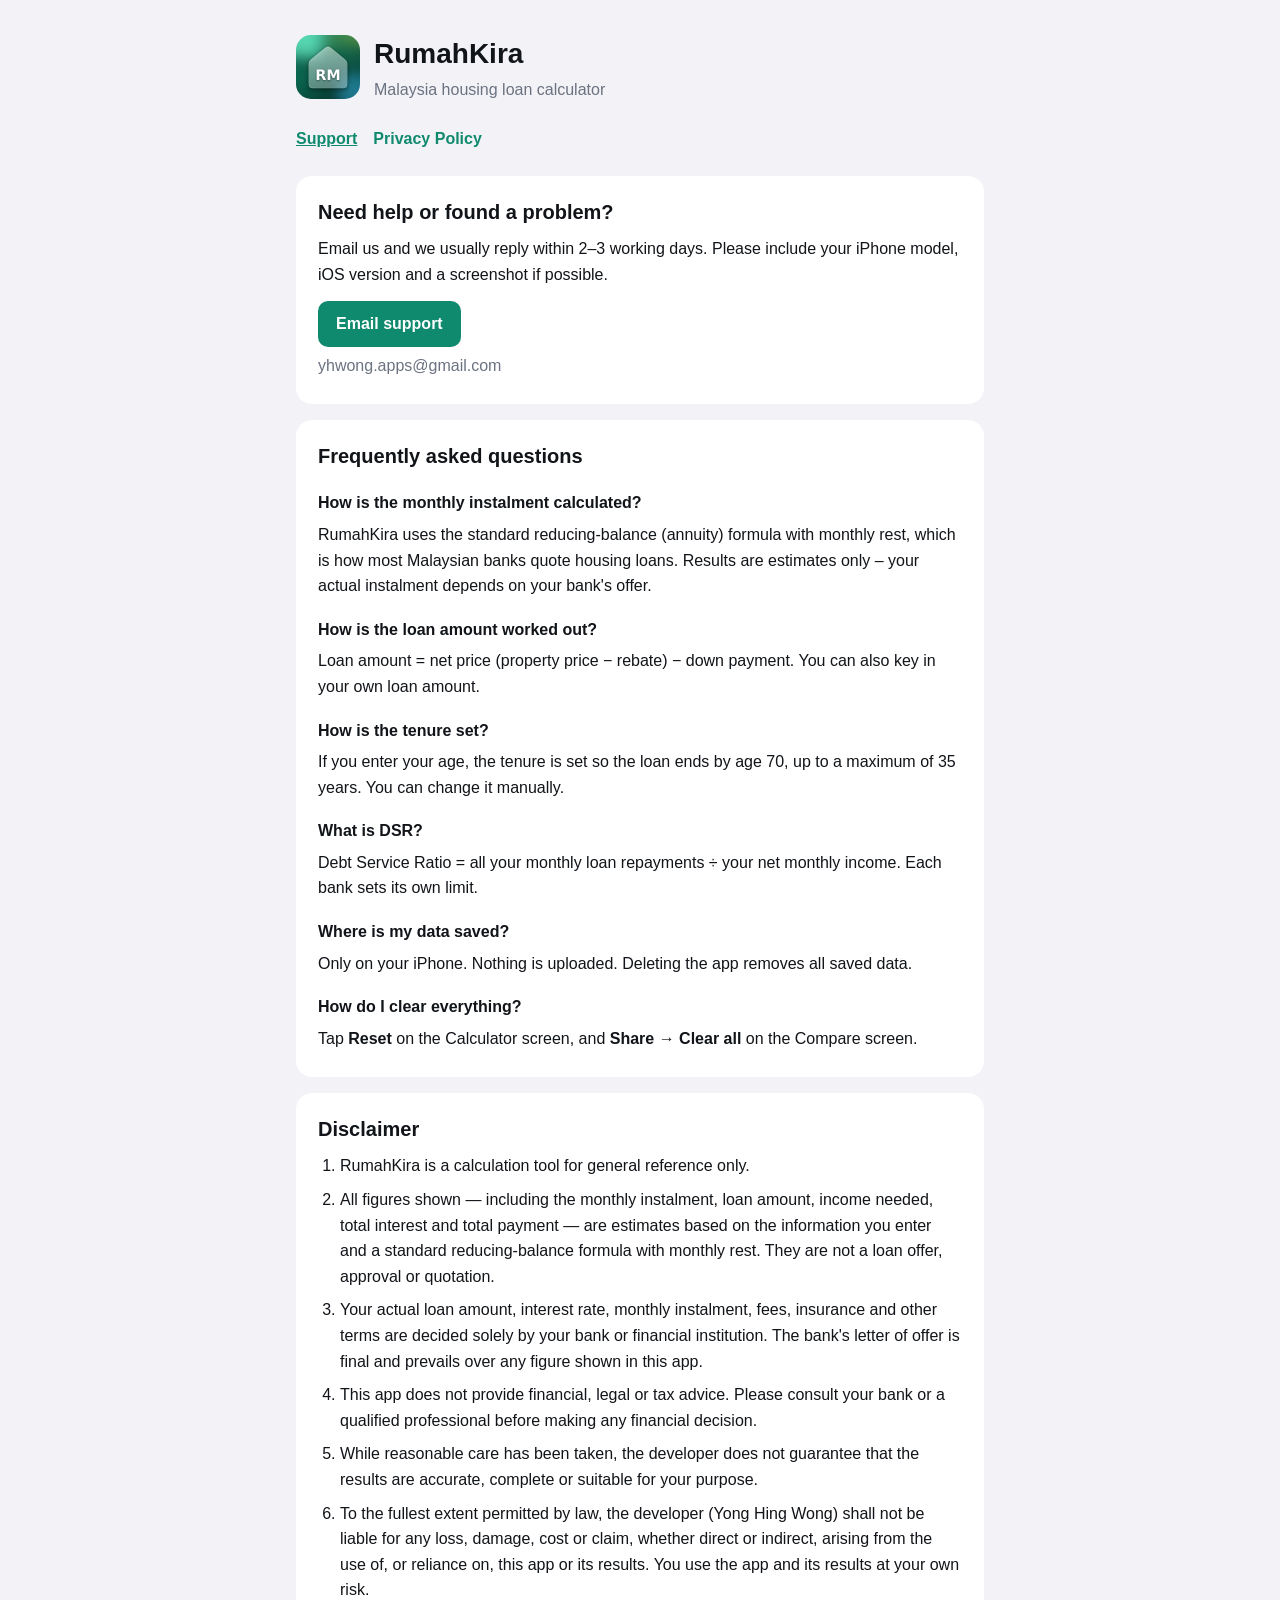
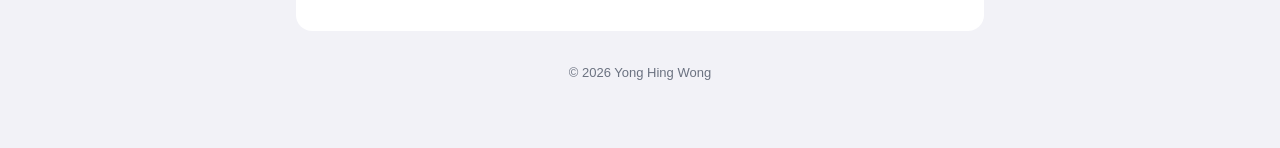
<file: index.html>
<!doctype html>
<html lang="en">
<head>
<meta charset="utf-8">
<meta name="viewport" content="width=device-width, initial-scale=1">
<title>RumahKira – Support</title>
<meta name="description" content="Support for RumahKira, a housing loan monthly instalment calculator for Malaysia.">
<link rel="icon" href="icon.png">
<link rel="stylesheet" href="style.css">
</head>
<body>
<div class="wrap">
  <header>
    <img src="icon.png" alt="RumahKira icon">
    <div><h1>RumahKira</h1><p>Malaysia housing loan calculator</p></div>
  </header>
  <nav><a class="on" href="./">Support</a><a href="privacy.html">Privacy Policy</a></nav>

  <div class="card">
    <h2>Need help or found a problem?</h2>
    <p>Email us and we usually reply within 2–3 working days. Please include your iPhone model, iOS version and a screenshot if possible.</p>
    <a class="btn" href="mailto:yhwong.apps@gmail.com?subject=RumahKira%20support">Email support</a>
    <p class="muted">yhwong.apps@gmail.com</p>
  </div>

  <div class="card">
    <h2>Frequently asked questions</h2>

    <h3>How is the monthly instalment calculated?</h3>
    <p>RumahKira uses the standard reducing-balance (annuity) formula with monthly rest, which is how most Malaysian banks quote housing loans. Results are estimates only – your actual instalment depends on your bank's offer.</p>

    <h3>How is the loan amount worked out?</h3>
    <p>Loan amount = net price (property price − rebate) − down payment. You can also key in your own loan amount.</p>

    <h3>How is the tenure set?</h3>
    <p>If you enter your age, the tenure is set so the loan ends by age 70, up to a maximum of 35 years. You can change it manually.</p>

    <h3>What is DSR?</h3>
    <p>Debt Service Ratio = all your monthly loan repayments ÷ your net monthly income. Each bank sets its own limit.</p>

    <h3>Where is my data saved?</h3>
    <p>Only on your iPhone. Nothing is uploaded. Deleting the app removes all saved data.</p>

    <h3>How do I clear everything?</h3>
    <p>Tap <b>Reset</b> on the Calculator screen, and <b>Share → Clear all</b> on the Compare screen.</p>
  </div>

  <div class="card" id="disclaimer">
    <h2>Disclaimer</h2>
    <ol>
      <li>RumahKira is a calculation tool for general reference only.</li>
      <li>All figures shown — including the monthly instalment, loan amount, income needed, total interest and total payment — are estimates based on the information you enter and a standard reducing-balance formula with monthly rest. They are not a loan offer, approval or quotation.</li>
      <li>Your actual loan amount, interest rate, monthly instalment, fees, insurance and other terms are decided solely by your bank or financial institution. The bank's letter of offer is final and prevails over any figure shown in this app.</li>
      <li>This app does not provide financial, legal or tax advice. Please consult your bank or a qualified professional before making any financial decision.</li>
      <li>While reasonable care has been taken, the developer does not guarantee that the results are accurate, complete or suitable for your purpose.</li>
      <li>To the fullest extent permitted by law, the developer (Yong Hing Wong) shall not be liable for any loss, damage, cost or claim, whether direct or indirect, arising from the use of, or reliance on, this app or its results. You use the app and its results at your own risk.</li>
    </ol>
  </div>

  <footer>© 2026 Yong Hing Wong</footer>
</div>
</body>
</html>
</file>
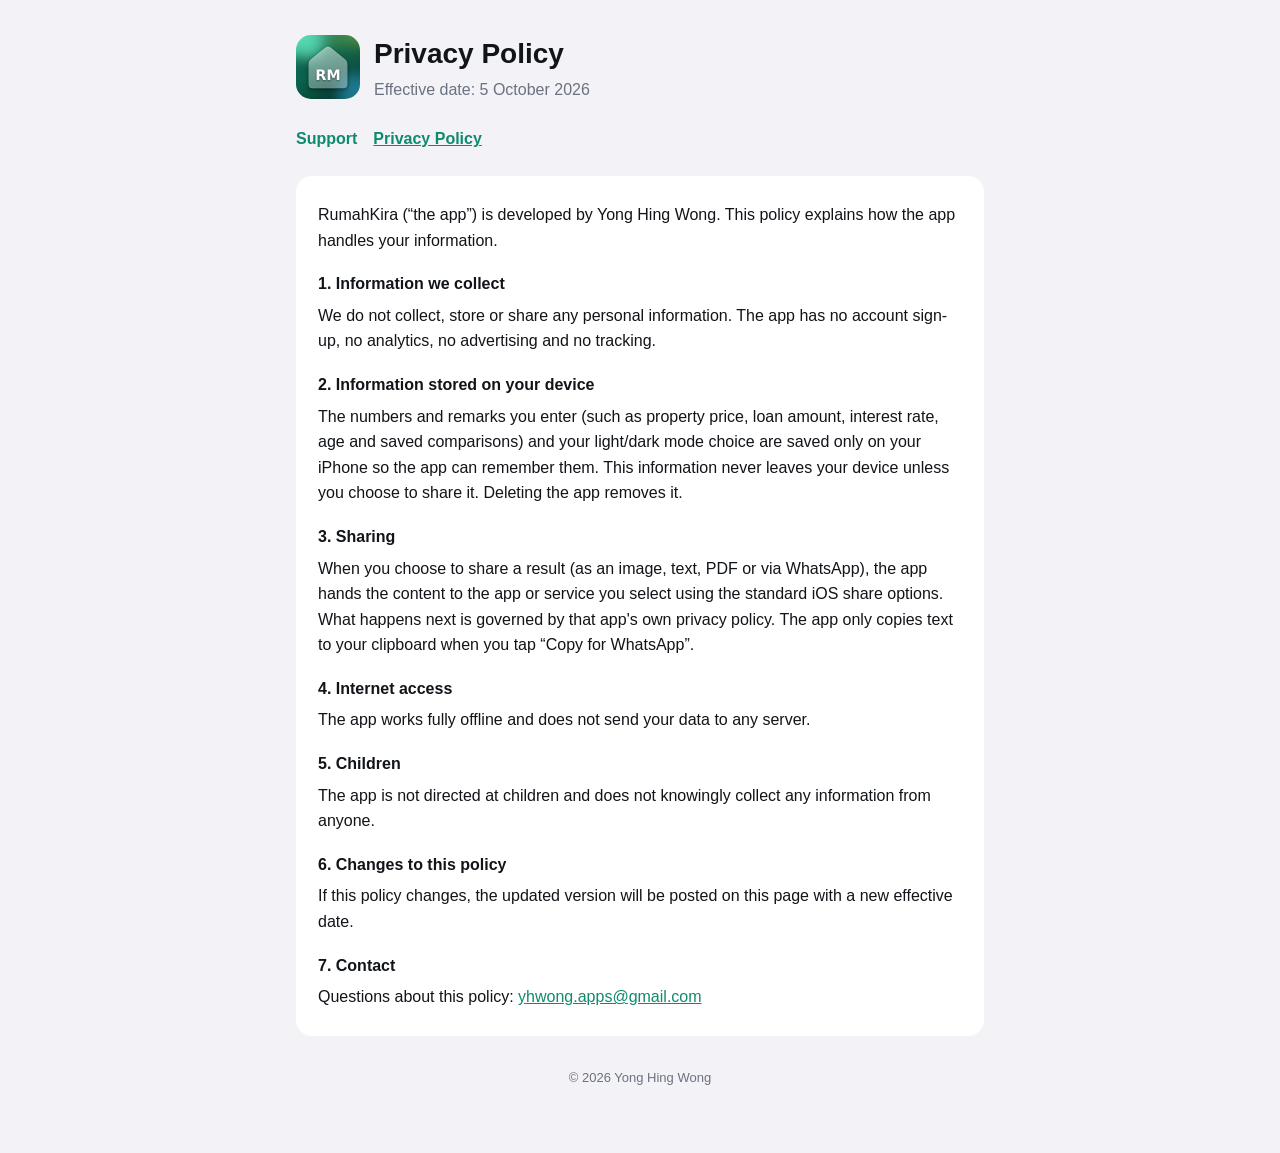
<file: privacy.html>
<!doctype html>
<html lang="en">
<head>
<meta charset="utf-8">
<meta name="viewport" content="width=device-width, initial-scale=1">
<title>RumahKira – Privacy Policy</title>
<meta name="description" content="Privacy policy for the RumahKira iPhone app.">
<link rel="icon" href="icon.png">
<link rel="stylesheet" href="style.css">
</head>
<body>
<div class="wrap">
  <header>
    <img src="icon.png" alt="RumahKira icon">
    <div><h1>Privacy Policy</h1><p>Effective date: 5 October 2026</p></div>
  </header>
  <nav><a href="./">Support</a><a class="on" href="privacy.html">Privacy Policy</a></nav>

  <div class="card">
    <p>RumahKira (“the app”) is developed by Yong Hing Wong. This policy explains how the app handles your information.</p>

    <h3>1. Information we collect</h3>
    <p>We do not collect, store or share any personal information. The app has no account sign-up, no analytics, no advertising and no tracking.</p>

    <h3>2. Information stored on your device</h3>
    <p>The numbers and remarks you enter (such as property price, loan amount, interest rate, age and saved comparisons) and your light/dark mode choice are saved only on your iPhone so the app can remember them. This information never leaves your device unless you choose to share it. Deleting the app removes it.</p>

    <h3>3. Sharing</h3>
    <p>When you choose to share a result (as an image, text, PDF or via WhatsApp), the app hands the content to the app or service you select using the standard iOS share options. What happens next is governed by that app's own privacy policy. The app only copies text to your clipboard when you tap “Copy for WhatsApp”.</p>

    <h3>4. Internet access</h3>
    <p>The app works fully offline and does not send your data to any server.</p>

    <h3>5. Children</h3>
    <p>The app is not directed at children and does not knowingly collect any information from anyone.</p>

    <h3>6. Changes to this policy</h3>
    <p>If this policy changes, the updated version will be posted on this page with a new effective date.</p>

    <h3>7. Contact</h3>
    <p>Questions about this policy: <a href="mailto:yhwong.apps@gmail.com">yhwong.apps@gmail.com</a></p>
  </div>

  <footer>© 2026 Yong Hing Wong</footer>
</div>
</body>
</html>
</file>
<file: style.css>
:root{--bg:#F2F2F7;--card:#fff;--text:#111418;--muted:#6B7280;--accent:#0F8A6E;--line:#E5E7EB}
@media (prefers-color-scheme:dark){:root{--bg:#000;--card:#1C1C1E;--text:#F2F2F7;--muted:#9CA3AF;--accent:#34C7A0;--line:#2C2C2E}}
*{box-sizing:border-box}
body{margin:0;background:var(--bg);color:var(--text);font:16px/1.6 -apple-system,BlinkMacSystemFont,"Segoe UI",Roboto,Helvetica,Arial,sans-serif}
.wrap{max-width:720px;margin:0 auto;padding:32px 16px 64px}
header{display:flex;align-items:center;gap:14px;margin-bottom:24px}
header img{width:64px;height:64px;border-radius:15px}
header h1{margin:0;font-size:28px}
header p{margin:0;color:var(--muted)}
nav{display:flex;gap:16px;margin-bottom:24px}
nav a{color:var(--accent);font-weight:600;text-decoration:none}
nav a.on{text-decoration:underline}
.card{background:var(--card);border-radius:16px;padding:20px 22px;margin-bottom:16px}
h2{font-size:20px;margin:0 0 8px}
h3{font-size:16px;margin:18px 0 4px}
p{margin:6px 0}
.muted{color:var(--muted)}
a{color:var(--accent)}
.btn{display:inline-block;background:var(--accent);color:#fff;padding:10px 18px;border-radius:10px;text-decoration:none;font-weight:600;margin-top:8px}
footer{color:var(--muted);font-size:13px;text-align:center;margin-top:32px}
ol{margin:6px 0;padding-left:22px}
li{margin:8px 0}
</file>
